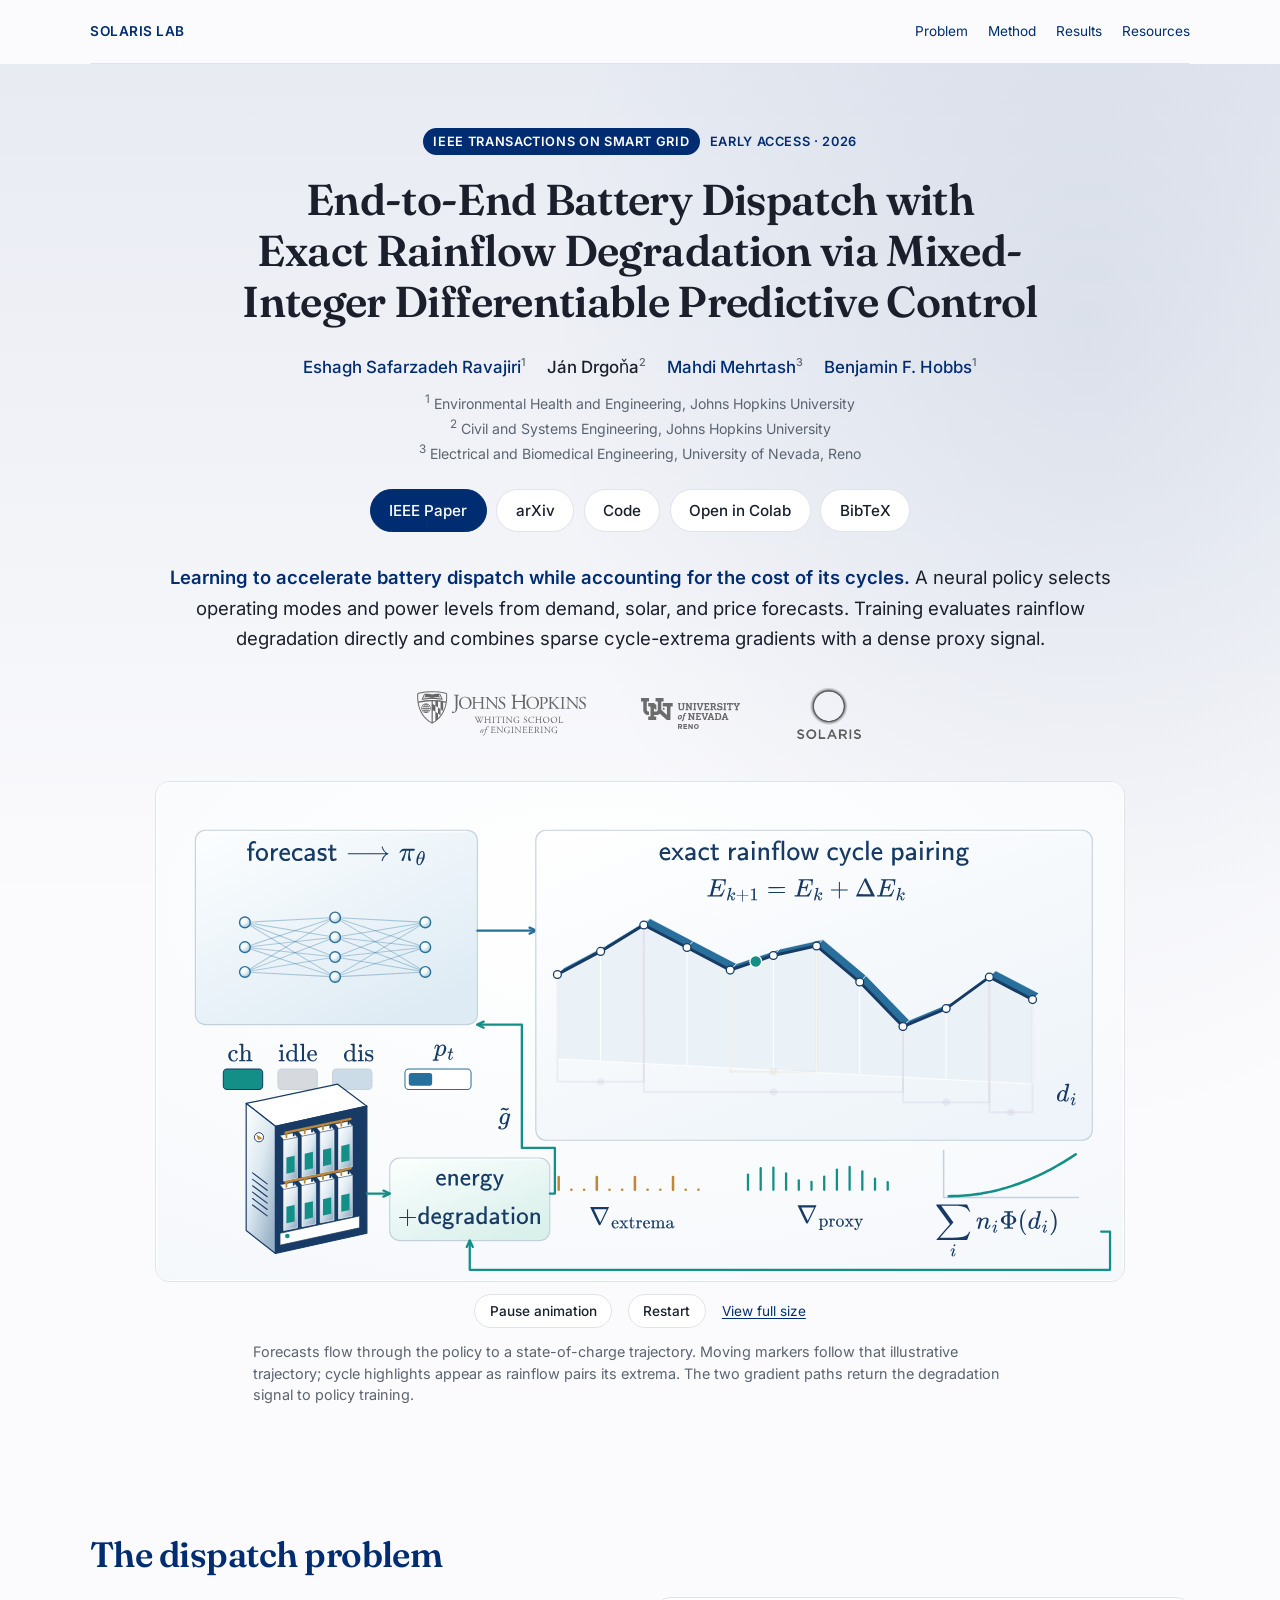
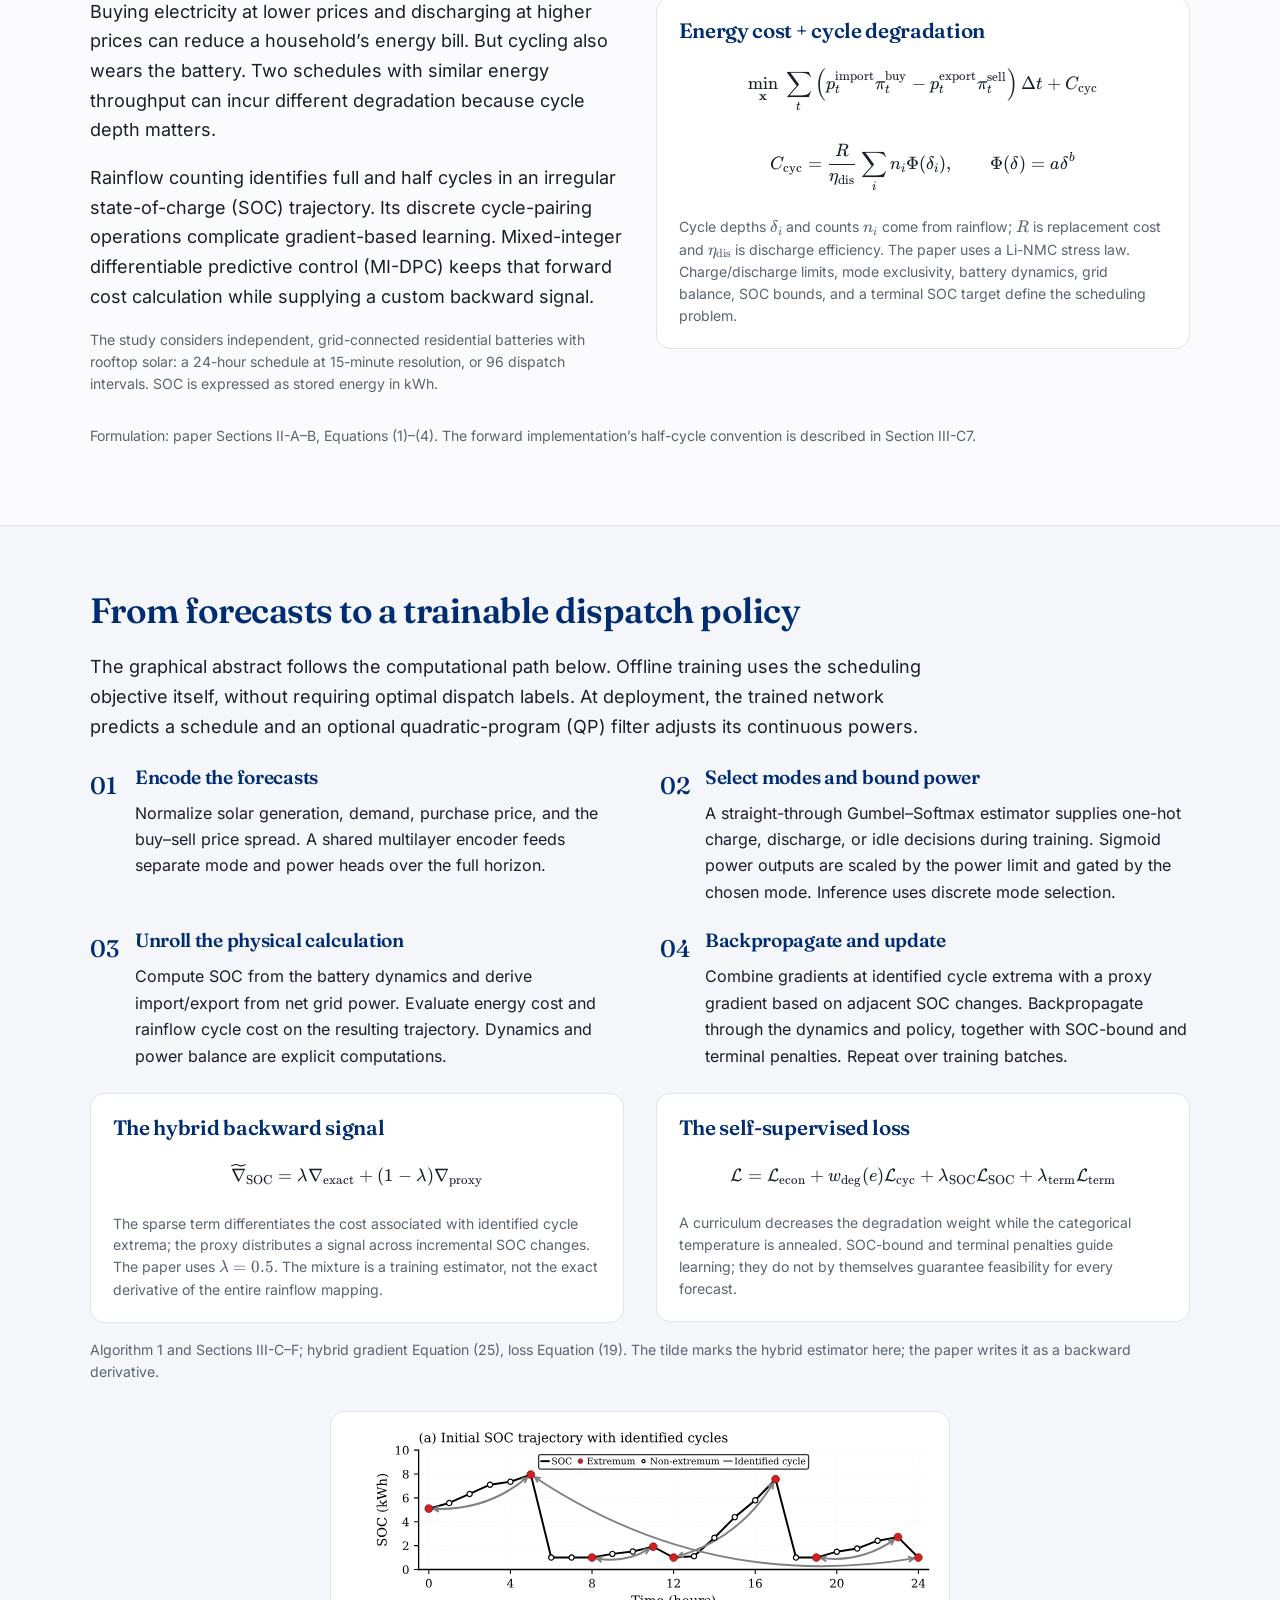
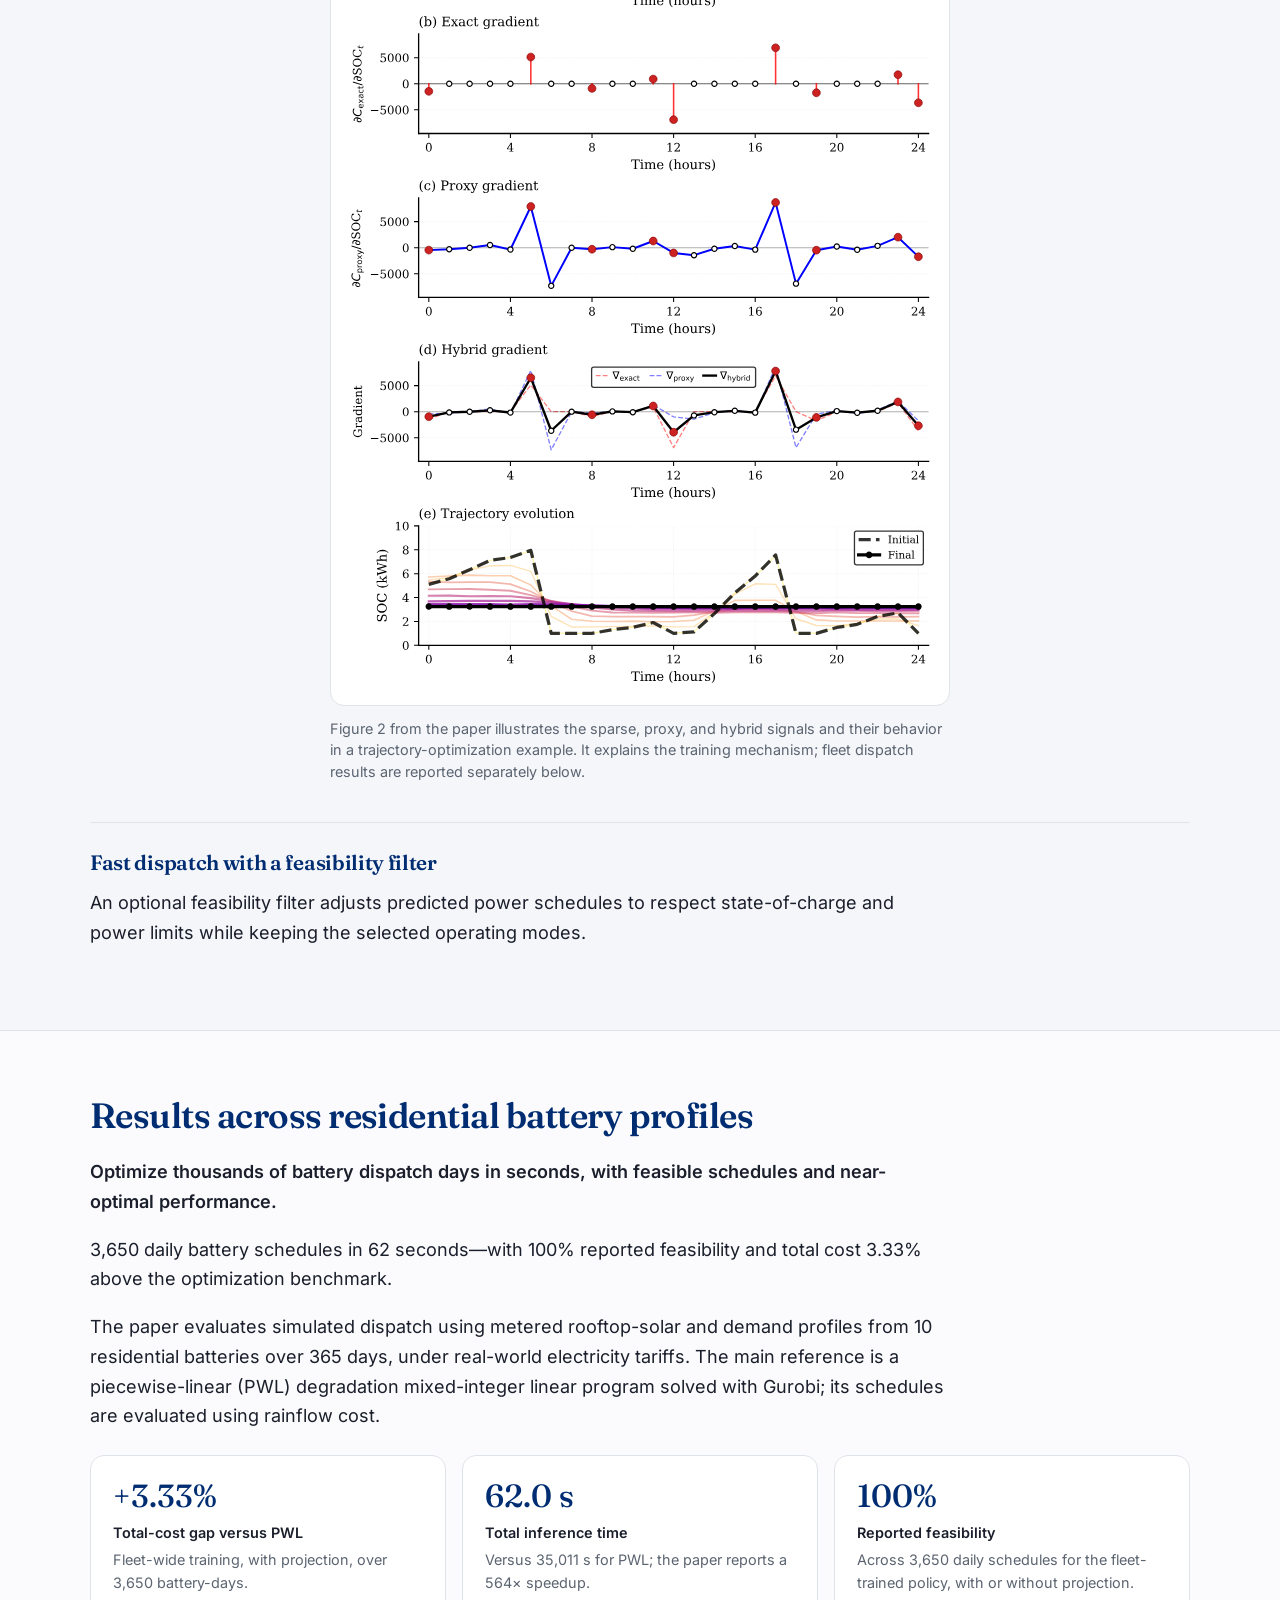
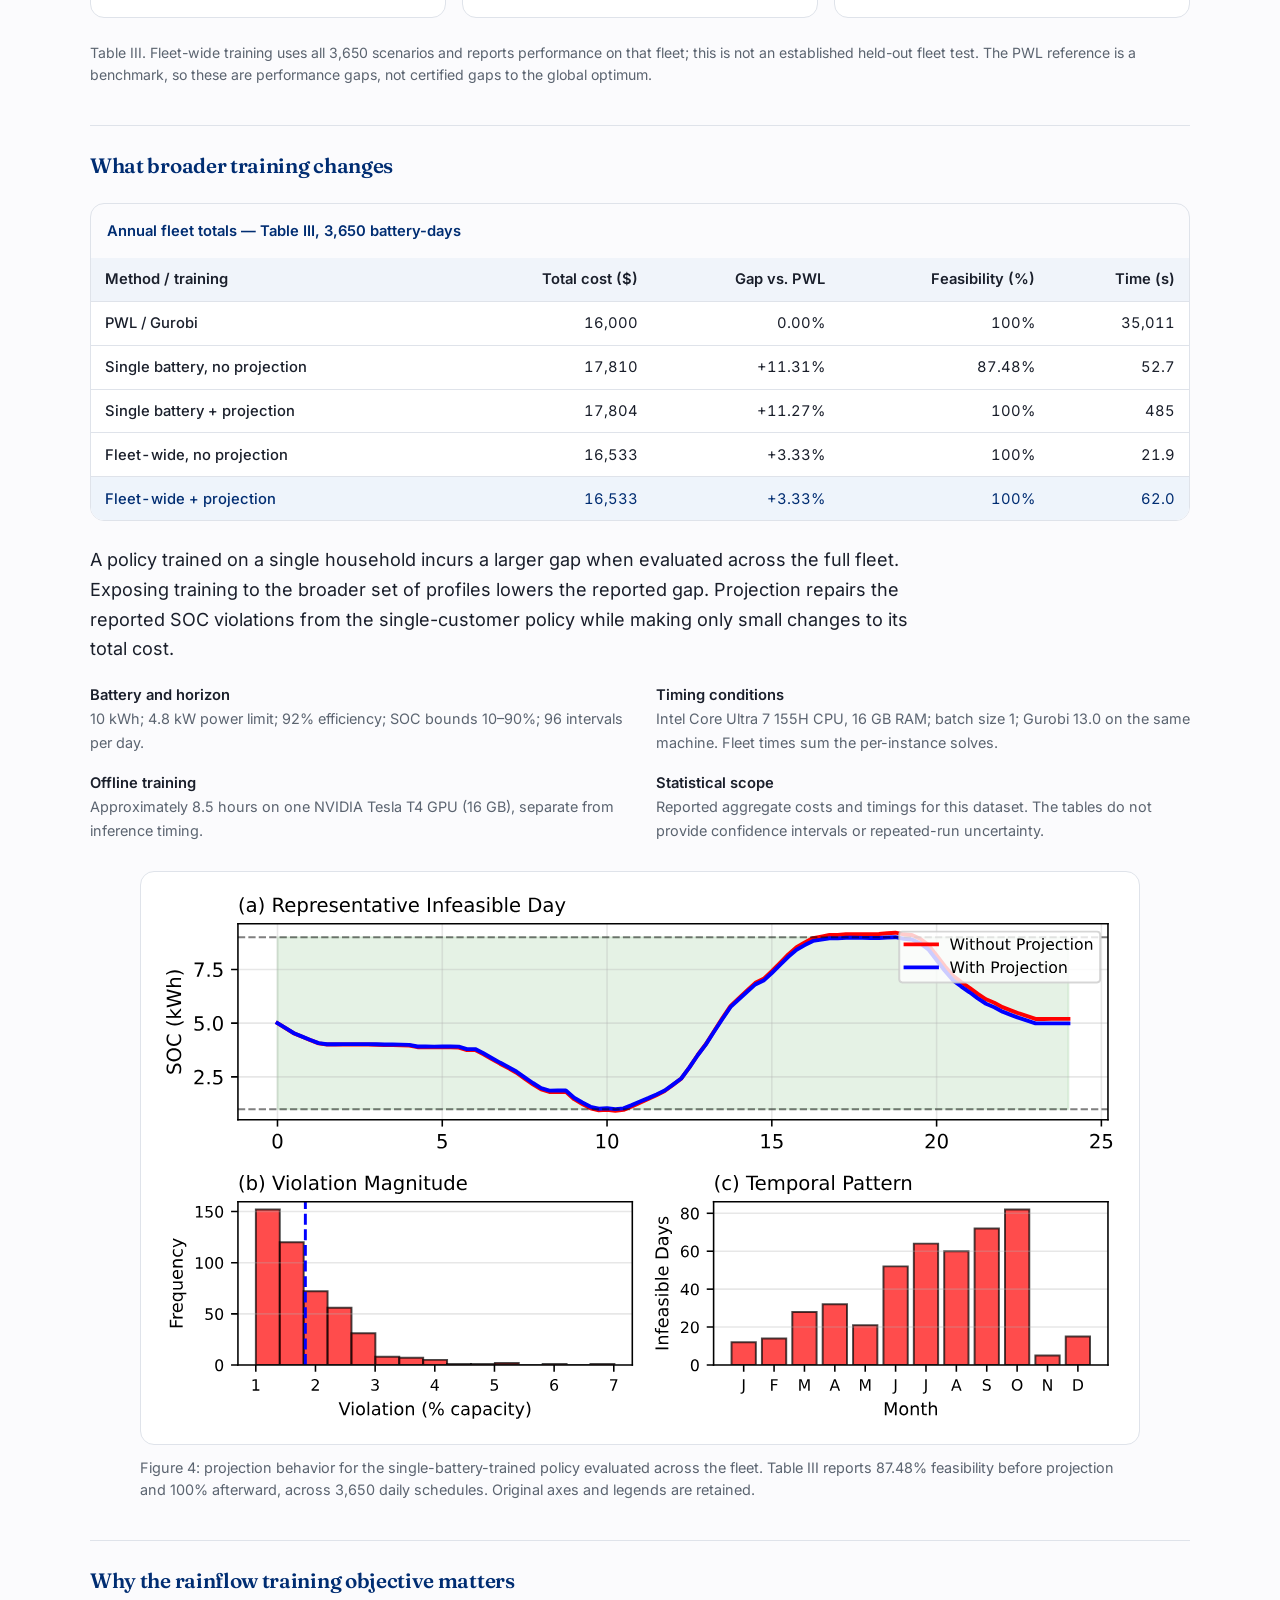
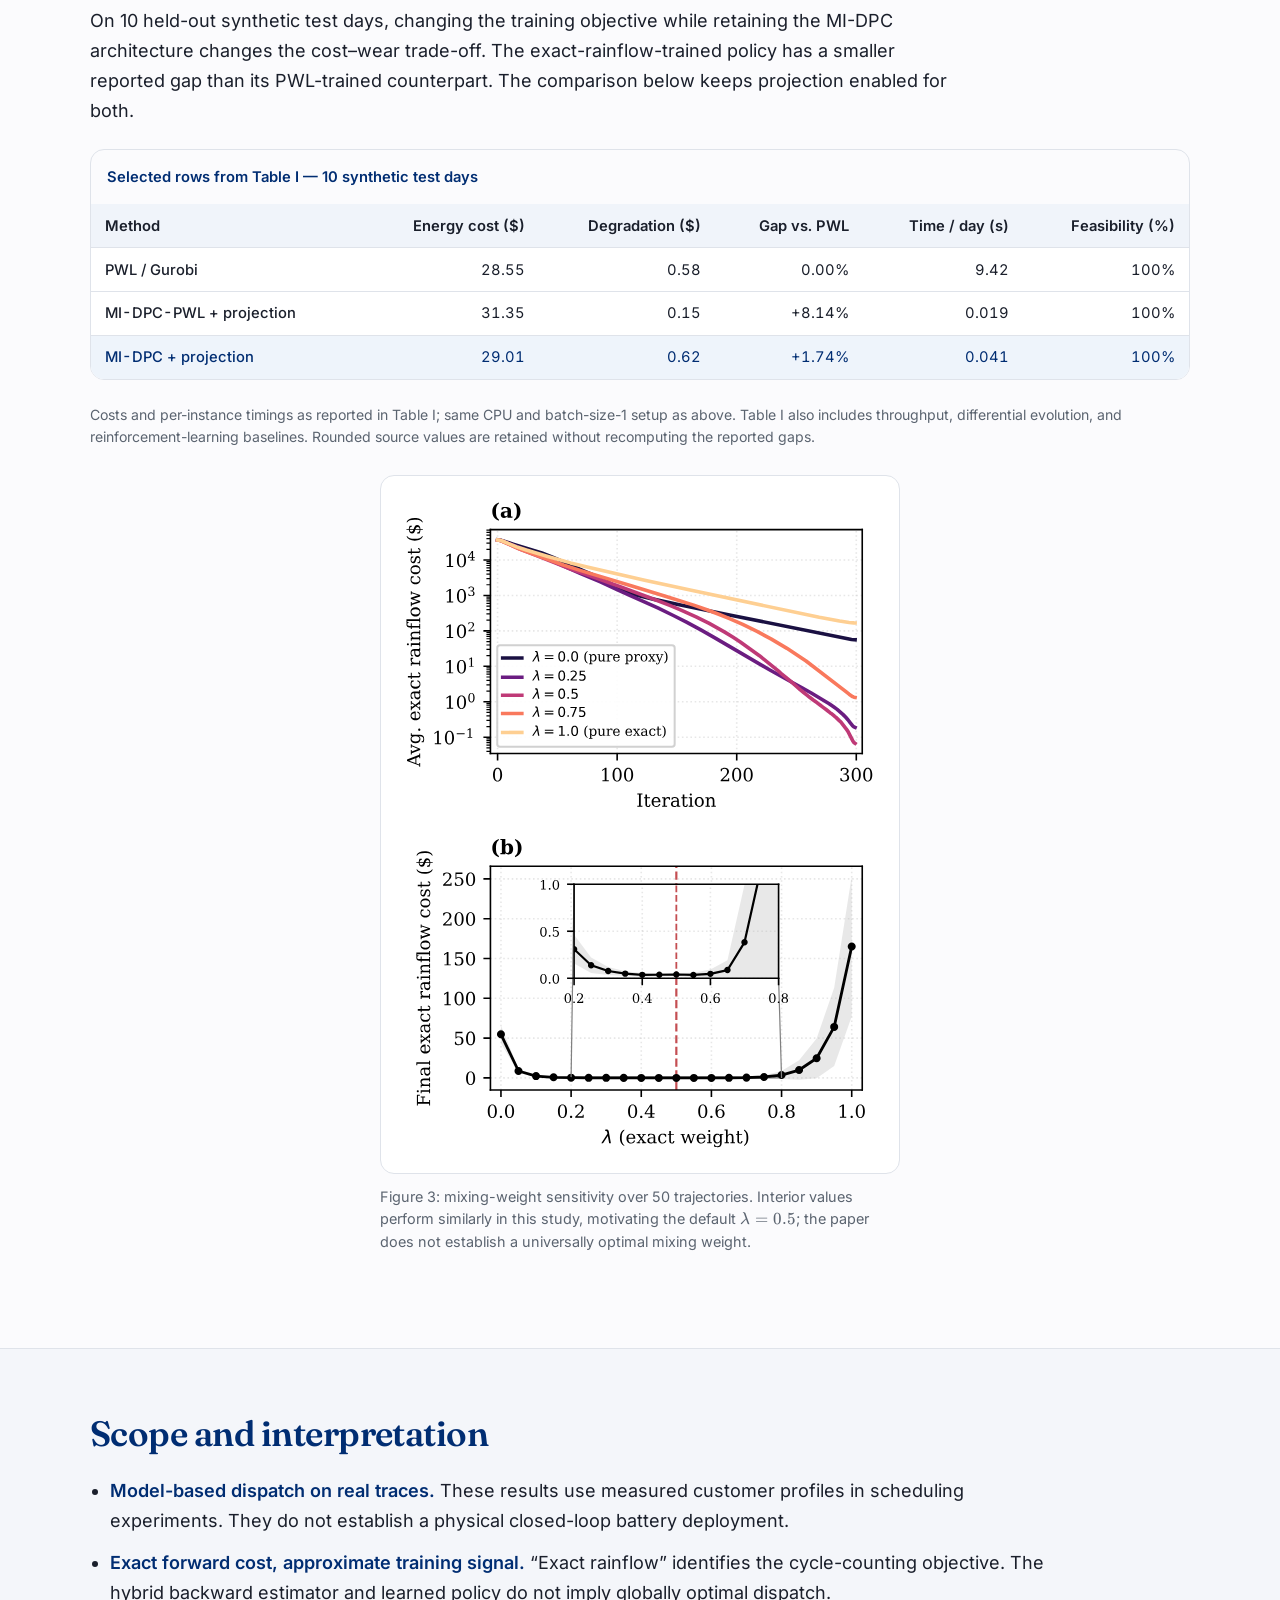
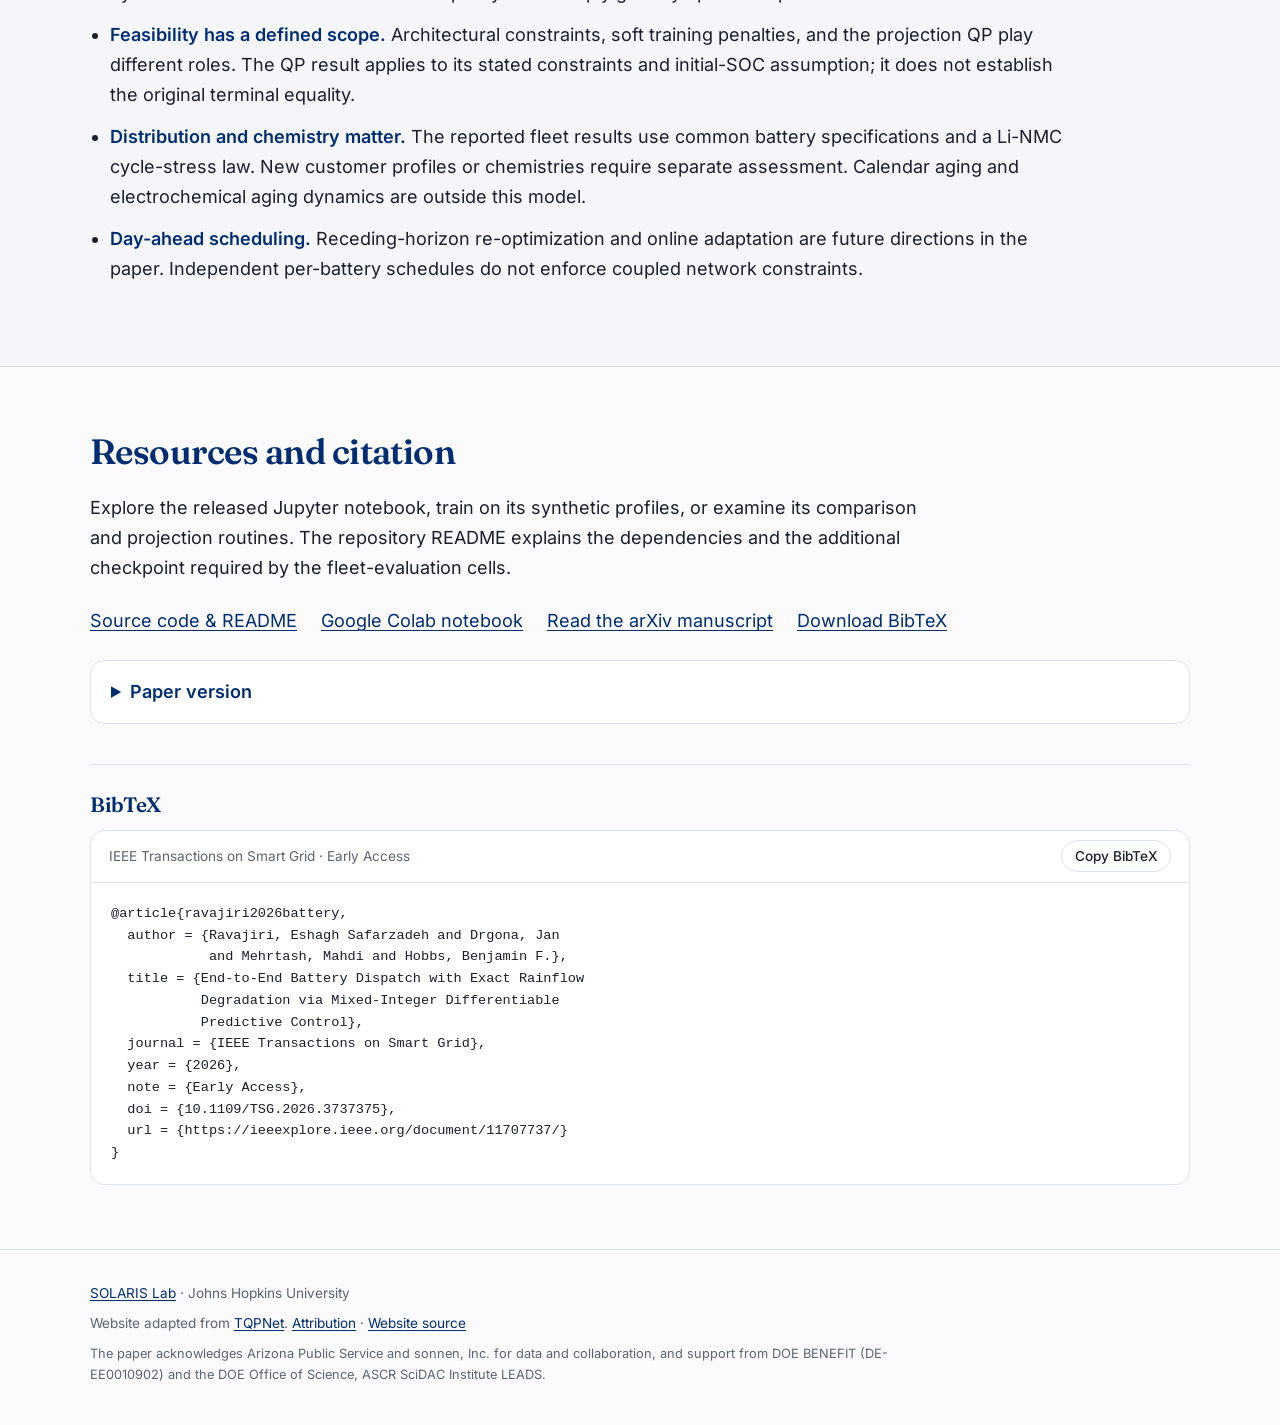
<file: index.html>
<!doctype html>
<html lang="en">
<head>
  <meta charset="utf-8">
  <meta name="viewport" content="width=device-width, initial-scale=1">
  <title>Battery-MI-DPC | End-to-End Battery Dispatch with Exact Rainflow Degradation</title>
  <meta name="description" content="Self-supervised battery dispatch with mixed-integer differentiable predictive control, exact rainflow cost evaluation, hybrid gradients, and an optional feasibility projection.">
  <link rel="canonical" href="https://solaris-jhu.github.io/Battery-MI-DPC/">
  <meta property="og:type" content="website">
  <meta property="og:title" content="Battery-MI-DPC · Degradation-aware battery dispatch">
  <meta property="og:description" content="Learn charge, discharge, and idle schedules with exact rainflow cost evaluation and a hybrid training gradient.">
  <meta property="og:url" content="https://solaris-jhu.github.io/Battery-MI-DPC/">
  <meta property="og:image" content="https://solaris-jhu.github.io/Battery-MI-DPC/static/og.png">
  <meta property="og:image:alt" content="Battery-MI-DPC: mixed-integer battery dispatch with exact rainflow degradation">
  <meta name="twitter:card" content="summary_large_image">
  <meta name="twitter:title" content="Battery-MI-DPC">
  <meta name="twitter:description" content="End-to-end battery dispatch with exact rainflow degradation.">
  <meta name="twitter:image" content="https://solaris-jhu.github.io/Battery-MI-DPC/static/og.png">
  <meta name="citation_title" content="End-to-End Battery Dispatch with Exact Rainflow Degradation via Mixed-Integer Differentiable Predictive Control">
  <meta name="citation_author" content="Ravajiri, Eshagh Safarzadeh">
  <meta name="citation_author" content="Drgona, Jan">
  <meta name="citation_author" content="Mehrtash, Mahdi">
  <meta name="citation_author" content="Hobbs, Benjamin F.">
  <meta name="citation_publication_date" content="2026">
  <meta name="citation_journal_title" content="IEEE Transactions on Smart Grid">
  <meta name="citation_doi" content="10.1109/TSG.2026.3737375">
  <meta name="citation_arxiv_id" content="2609.12968">
  <meta name="citation_abstract_html_url" content="https://ieeexplore.ieee.org/document/11707737">
  <meta name="citation_pdf_url" content="https://arxiv.org/pdf/2609.12968v1">
  <script type="application/ld+json">{"@context":"https://schema.org","@type":"ScholarlyArticle","headline":"End-to-End Battery Dispatch with Exact Rainflow Degradation via Mixed-Integer Differentiable Predictive Control","author":[{"@type":"Person","name":"Eshagh Safarzadeh Ravajiri","affiliation":{"@type":"Organization","name":"Johns Hopkins University"}},{"@type":"Person","name":"Ján Drgoňa","affiliation":{"@type":"Organization","name":"Johns Hopkins University"}},{"@type":"Person","name":"Mahdi Mehrtash","affiliation":{"@type":"Organization","name":"University of Nevada, Reno"}},{"@type":"Person","name":"Benjamin F. Hobbs","affiliation":{"@type":"Organization","name":"Johns Hopkins University"}}],"isPartOf":{"@type":"Periodical","name":"IEEE Transactions on Smart Grid"},"datePublished":"2026","identifier":"10.1109/TSG.2026.3737375","sameAs":["https://doi.org/10.1109/TSG.2026.3737375","https://arxiv.org/abs/2609.12968"],"url":"https://solaris-jhu.github.io/Battery-MI-DPC/","image":"https://solaris-jhu.github.io/Battery-MI-DPC/static/og.png","codeRepository":"https://github.com/SOLARIS-JHU/Battery-MI-DPC"}</script>
  <link rel="icon" type="image/png" href="static/logos/solaris.png">
  <link rel="stylesheet" href="static/fonts/fonts.css">
  <link rel="stylesheet" href="style.css">
  <link rel="stylesheet" href="static/vendor/katex/katex.min.css">
  <script defer src="static/vendor/katex/katex.min.js"></script>
  <script defer src="static/vendor/katex/auto-render.min.js"></script>
  <script defer src="main.js"></script>
</head>
<body>
<a class="skip" href="#main">Skip to content</a>
<nav class="site-nav wrap" aria-label="Project navigation">
  <a class="brand" href="https://solaris-jhu.github.io/solaris-website/">SOLARIS LAB</a>
  <div class="nav-links"><a href="#problem">Problem</a><a href="#method">Method</a><a href="#results">Results</a><a href="#resources">Resources</a></div>
</nav>
<main id="main">
  <section class="hero" aria-labelledby="paper-title">
    <div class="wrap">
      <header class="hero-head">
        <p class="eyebrow"><span class="pill">IEEE Transactions on Smart Grid</span> Early Access · 2026</p>
        <h1 id="paper-title">End-to-End Battery Dispatch with Exact Rainflow Degradation via Mixed-Integer Differentiable Predictive Control</h1>
        <p class="authors">
          <span><a href="https://ai2ai.engineering.jhu.edu/2026-2027-amazon-doctoral-fellows/">Eshagh Safarzadeh Ravajiri</a><sup>1</sup></span>
          <span>Ján Drgoňa<sup>2</sup></span>
          <span><a href="https://www.unr.edu/ebme/people/mahdi-mehrtash">Mahdi Mehrtash</a><sup>3</sup></span>
          <span><a href="https://engineering.jhu.edu/faculty/benjamin-hobbs/">Benjamin F. Hobbs</a><sup>1</sup></span>
        </p>
        <p class="affiliations"><sup>1</sup> Environmental Health and Engineering, Johns Hopkins University<br><sup>2</sup> Civil and Systems Engineering, Johns Hopkins University<br><sup>3</sup> Electrical and Biomedical Engineering, University of Nevada, Reno</p>
        <div class="buttons" aria-label="Paper resources">
          <a class="btn btn-primary" href="https://ieeexplore.ieee.org/document/11707737">IEEE Paper</a>
          <a class="btn" href="https://arxiv.org/abs/2609.12968">arXiv</a>
          <a class="btn" href="https://github.com/SOLARIS-JHU/Battery-MI-DPC">Code</a>
          <a class="btn" href="https://colab.research.google.com/github/SOLARIS-JHU/Battery-MI-DPC/blob/main/Battery-MI-DPC.ipynb">Open in Colab</a>
          <a class="btn" href="#citation">BibTeX</a>
        </div>
      </header>
      <p class="summary"><strong>Learning to accelerate battery dispatch while accounting for the cost of its cycles.</strong> A neural policy selects operating modes and power levels from demand, solar, and price forecasts. Training evaluates rainflow degradation directly and combines sparse cycle-extrema gradients with a dense proxy signal.</p>
      <div class="logos" aria-label="Participating institutions and laboratory">
        <a href="https://engineering.jhu.edu/" aria-label="Johns Hopkins Whiting School of Engineering"><img src="static/logos/jhu-whiting.svg" width="240" height="64" alt="Johns Hopkins Whiting School of Engineering"></a>
        <a href="https://www.unr.edu/" aria-label="University of Nevada, Reno"><img src="static/logos/nevada.svg" width="481" height="190" alt="University of Nevada, Reno"></a>
        <a href="https://solaris-jhu.github.io/solaris-website/" aria-label="SOLARIS Lab"><img class="lab-logo" src="static/logos/solaris.png" width="240" height="199" alt="SOLARIS Lab"></a>
      </div>
      <figure class="graphical-abstract">
        <object id="abstract-animation" data="static/figures/graphical-abstract-animated.svg" type="image/svg+xml" aria-label="Animated graphical abstract: forecasts enter a mode and power policy; battery dynamics produce an energy trajectory; rainflow pairs cycles; extrema and proxy gradients return to training.">
          <img src="static/figures/graphical-abstract.svg" width="760" height="392" alt="Battery policy, SOC dynamics, rainflow cycle pairing, and hybrid gradient feedback.">
        </object>
        <div class="abstract-controls"><button class="btn" id="toggle-animation" type="button" disabled>Pause animation</button><button class="btn" id="restart-animation" type="button" disabled>Restart</button><a href="static/figures/graphical-abstract-animated.svg">View full size</a></div>
        <figcaption>Forecasts flow through the policy to a state-of-charge trajectory. Moving markers follow that illustrative trajectory; cycle highlights appear as rainflow pairs its extrema. The two gradient paths return the degradation signal to policy training.</figcaption>
      </figure>
    </div>
  </section>

  <section id="problem" aria-labelledby="problem-title">
    <div class="wrap">
      <h2 id="problem-title">The dispatch problem</h2>
      <div class="two-col">
        <div class="prose">
          <p>Buying electricity at lower prices and discharging at higher prices can reduce a household’s energy bill. But cycling also wears the battery. Two schedules with similar energy throughput can incur different degradation because cycle depth matters.</p>
          <p>Rainflow counting identifies full and half cycles in an irregular state-of-charge (SOC) trajectory. Its discrete cycle-pairing operations complicate gradient-based learning. Mixed-integer differentiable predictive control (MI-DPC) keeps that forward cost calculation while supplying a custom backward signal.</p>
          <p class="small">The study considers independent, grid-connected residential batteries with rooftop solar: a 24-hour schedule at 15-minute resolution, or 96 dispatch intervals. SOC is expressed as stored energy in kWh.</p>
        </div>
        <div class="equation-card">
          <h3>Energy cost + cycle degradation</h3>
          <div class="math">$$\min_{\mathbf{x}}\;\sum_t\left(p_t^{\mathrm{import}}\pi_t^{\mathrm{buy}}-p_t^{\mathrm{export}}\pi_t^{\mathrm{sell}}\right)\Delta t+C_{\mathrm{cyc}}$$</div>
          <div class="math">$$C_{\mathrm{cyc}}=\frac{R}{\eta_{\mathrm{dis}}}\sum_i n_i\Phi(\delta_i),\qquad\Phi(\delta)=a\delta^b$$</div>
          <p class="small">Cycle depths \(\delta_i\) and counts \(n_i\) come from rainflow; \(R\) is replacement cost and \(\eta_{\mathrm{dis}}\) is discharge efficiency. The paper uses a Li-NMC stress law. Charge/discharge limits, mode exclusivity, battery dynamics, grid balance, SOC bounds, and a terminal SOC target define the scheduling problem.</p>
        </div>
      </div>
      <p class="source">Formulation: paper Sections II-A–B, Equations (1)–(4). The forward implementation’s half-cycle convention is described in Section III-C7.</p>
    </div>
  </section>

  <section class="alt" id="method" aria-labelledby="method-title">
    <div class="wrap">
      <h2 id="method-title">From forecasts to a trainable dispatch policy</h2>
      <p class="prose">The graphical abstract follows the computational path below. Offline training uses the scheduling objective itself, without requiring optimal dispatch labels. At deployment, the trained network predicts a schedule and an optional quadratic-program (QP) filter adjusts its continuous powers.</p>
      <ol class="method-steps">
        <li><h3>Encode the forecasts</h3><p>Normalize solar generation, demand, purchase price, and the buy–sell price spread. A shared multilayer encoder feeds separate mode and power heads over the full horizon.</p></li>
        <li><h3>Select modes and bound power</h3><p>A straight-through Gumbel–Softmax estimator supplies one-hot charge, discharge, or idle decisions during training. Sigmoid power outputs are scaled by the power limit and gated by the chosen mode. Inference uses discrete mode selection.</p></li>
        <li><h3>Unroll the physical calculation</h3><p>Compute SOC from the battery dynamics and derive import/export from net grid power. Evaluate energy cost and rainflow cycle cost on the resulting trajectory. Dynamics and power balance are explicit computations.</p></li>
        <li><h3>Backpropagate and update</h3><p>Combine gradients at identified cycle extrema with a proxy gradient based on adjacent SOC changes. Backpropagate through the dynamics and policy, together with SOC-bound and terminal penalties. Repeat over training batches.</p></li>
      </ol>
      <div class="two-col">
        <div class="equation-card">
          <h3>The hybrid backward signal</h3>
          <div class="math">$$\widetilde{\nabla}_{\mathrm{SOC}}=\lambda\nabla_{\mathrm{exact}}+(1-\lambda)\nabla_{\mathrm{proxy}}$$</div>
          <p class="small">The sparse term differentiates the cost associated with identified cycle extrema; the proxy distributes a signal across incremental SOC changes. The paper uses \(\lambda=0.5\). The mixture is a training estimator, not the exact derivative of the entire rainflow mapping.</p>
        </div>
        <div class="equation-card">
          <h3>The self-supervised loss</h3>
          <div class="math">$$\mathcal L=\mathcal L_{\mathrm{econ}}+w_{\mathrm{deg}}(e)\mathcal L_{\mathrm{cyc}}+\lambda_{\mathrm{SOC}}\mathcal L_{\mathrm{SOC}}+\lambda_{\mathrm{term}}\mathcal L_{\mathrm{term}}$$</div>
          <p class="small">A curriculum decreases the degradation weight while the categorical temperature is annealed. SOC-bound and terminal penalties guide learning; they do not by themselves guarantee feasibility for every forecast.</p>
        </div>
      </div>
      <p class="source">Algorithm 1 and Sections III-C–F; hybrid gradient Equation (25), loss Equation (19). The tilde marks the hybrid estimator here; the paper writes it as a backward derivative.</p>
      <figure class="figure figure-gradient">
        <a href="static/figures/hybrid-gradient.svg"><img src="static/figures/hybrid-gradient.svg" loading="lazy" alt="Paper Figure 2: SOC signal, sparse extrema gradient, dense proxy gradient, their hybrid, and rainflow-cost optimization." width="456" height="667"></a>
        <figcaption>Figure 2 from the paper illustrates the sparse, proxy, and hybrid signals and their behavior in a trajectory-optimization example. It explains the training mechanism; fleet dispatch results are reported separately below.</figcaption>
      </figure>
      <h3 class="subsection">Fast dispatch with a feasibility filter</h3>
      <p class="prose">An optional feasibility filter adjusts predicted power schedules to respect state-of-charge and power limits while keeping the selected operating modes.</p>
    </div>
  </section>

  <section id="results" aria-labelledby="results-title">
    <div class="wrap">
      <h2 id="results-title">Results across residential battery profiles</h2>
      <p class="prose"><strong>Optimize thousands of battery dispatch days in seconds, with feasible schedules and near-optimal performance.</strong></p>
      <p class="prose">3,650 daily battery schedules in 62 seconds—with 100% reported feasibility and total cost 3.33% above the optimization benchmark.</p>
      <p class="prose">The paper evaluates simulated dispatch using metered rooftop-solar and demand profiles from 10 residential batteries over 365 days, under real-world electricity tariffs. The main reference is a piecewise-linear (PWL) degradation mixed-integer linear program solved with Gurobi; its schedules are evaluated using rainflow cost.</p>
      <div class="facts">
        <div class="card"><div class="fact-value">+3.33%</div><p><strong>Total-cost gap versus PWL</strong>Fleet-wide training, with projection, over 3,650 battery-days.</p></div>
        <div class="card"><div class="fact-value">62.0 s</div><p><strong>Total inference time</strong>Versus 35,011 s for PWL; the paper reports a 564× speedup.</p></div>
        <div class="card"><div class="fact-value">100%</div><p><strong>Reported feasibility</strong>Across 3,650 daily schedules for the fleet-trained policy, with or without projection.</p></div>
      </div>
      <p class="small">Table III. Fleet-wide training uses all 3,650 scenarios and reports performance on that fleet; this is not an established held-out fleet test. The PWL reference is a benchmark, so these are performance gaps, not certified gaps to the global optimum.</p>
      <h3 class="subsection">What broader training changes</h3>
      <div class="table-wrap" tabindex="0" role="region" aria-label="Fleet performance comparison, horizontally scrollable">
        <table>
          <caption>Annual fleet totals — Table III, 3,650 battery-days</caption>
          <thead><tr><th scope="col">Method / training</th><th scope="col">Total cost ($)</th><th scope="col">Gap vs. PWL</th><th scope="col">Feasibility (%)</th><th scope="col">Time (s)</th></tr></thead>
          <tbody>
            <tr><th scope="row">PWL / Gurobi</th><td>16,000</td><td>0.00%</td><td>100%</td><td>35,011</td></tr>
            <tr><th scope="row">Single battery, no projection</th><td>17,810</td><td>+11.31%</td><td>87.48%</td><td>52.7</td></tr>
            <tr><th scope="row">Single battery + projection</th><td>17,804</td><td>+11.27%</td><td>100%</td><td>485</td></tr>
            <tr><th scope="row">Fleet-wide, no projection</th><td>16,533</td><td>+3.33%</td><td>100%</td><td>21.9</td></tr>
            <tr class="highlight"><th scope="row">Fleet-wide + projection</th><td>16,533</td><td>+3.33%</td><td>100%</td><td>62.0</td></tr>
          </tbody>
        </table>
      </div>
      <p class="prose">A policy trained on a single household incurs a larger gap when evaluated across the full fleet. Exposing training to the broader set of profiles lowers the reported gap. Projection repairs the reported SOC violations from the single-customer policy while making only small changes to its total cost.</p>
      <dl class="settings">
        <div><dt>Battery and horizon</dt><dd>10 kWh; 4.8 kW power limit; 92% efficiency; SOC bounds 10–90%; 96 intervals per day.</dd></div>
        <div><dt>Timing conditions</dt><dd>Intel Core Ultra 7 155H CPU, 16 GB RAM; batch size 1; Gurobi 13.0 on the same machine. Fleet times sum the per-instance solves.</dd></div>
        <div><dt>Offline training</dt><dd>Approximately 8.5 hours on one NVIDIA Tesla T4 GPU (16 GB), separate from inference timing.</dd></div>
        <div><dt>Statistical scope</dt><dd>Reported aggregate costs and timings for this dataset. The tables do not provide confidence intervals or repeated-run uncertainty.</dd></div>
      </dl>
      <figure class="figure figure-wide">
        <a href="static/figures/feasibility-projection.svg"><img src="static/figures/feasibility-projection.svg" loading="lazy" alt="Paper Figure 4: a summer-day SOC trajectory before and after projection, distribution of violations, and temporal pattern of violations." width="497" height="280"></a>
        <figcaption>Figure 4: projection behavior for the single-battery-trained policy evaluated across the fleet. Table III reports 87.48% feasibility before projection and 100% afterward, across 3,650 daily schedules. Original axes and legends are retained.</figcaption>
      </figure>
      <h3 class="subsection">Why the rainflow training objective matters</h3>
      <p class="prose">On 10 held-out synthetic test days, changing the training objective while retaining the MI-DPC architecture changes the cost–wear trade-off. The exact-rainflow-trained policy has a smaller reported gap than its PWL-trained counterpart. The comparison below keeps projection enabled for both.</p>
      <div class="table-wrap" tabindex="0" role="region" aria-label="Synthetic comparison, horizontally scrollable">
        <table>
          <caption>Selected rows from Table I — 10 synthetic test days</caption>
          <thead><tr><th scope="col">Method</th><th scope="col">Energy cost ($)</th><th scope="col">Degradation ($)</th><th scope="col">Gap vs. PWL</th><th scope="col">Time / day (s)</th><th scope="col">Feasibility (%)</th></tr></thead>
          <tbody>
            <tr><th scope="row">PWL / Gurobi</th><td>28.55</td><td>0.58</td><td>0.00%</td><td>9.42</td><td>100%</td></tr>
            <tr><th scope="row">MI-DPC-PWL + projection</th><td>31.35</td><td>0.15</td><td>+8.14%</td><td>0.019</td><td>100%</td></tr>
            <tr class="highlight"><th scope="row">MI-DPC + projection</th><td>29.01</td><td>0.62</td><td>+1.74%</td><td>0.041</td><td>100%</td></tr>
          </tbody>
        </table>
      </div>
      <p class="small">Costs and per-instance timings as reported in Table I; same CPU and batch-size-1 setup as above. Table I also includes throughput, differential evolution, and reinforcement-learning baselines. Rounded source values are retained without recomputing the reported gaps.</p>
      <figure class="figure figure-sensitivity">
        <a href="static/figures/lambda-sensitivity.svg"><img src="static/figures/lambda-sensitivity.svg" loading="lazy" alt="Paper Figure 3: rainflow-cost convergence and final cost versus the hybrid mixing weight lambda over 50 trajectories." width="247" height="336"></a>
        <figcaption>Figure 3: mixing-weight sensitivity over 50 trajectories. Interior values perform similarly in this study, motivating the default \(\lambda=0.5\); the paper does not establish a universally optimal mixing weight.</figcaption>
      </figure>
    </div>
  </section>

  <section class="alt" id="scope" aria-labelledby="scope-title">
    <div class="wrap">
      <h2 id="scope-title">Scope and interpretation</h2>
      <ul class="scope-list">
        <li><strong>Model-based dispatch on real traces.</strong> These results use measured customer profiles in scheduling experiments. They do not establish a physical closed-loop battery deployment.</li>
        <li><strong>Exact forward cost, approximate training signal.</strong> “Exact rainflow” identifies the cycle-counting objective. The hybrid backward estimator and learned policy do not imply globally optimal dispatch.</li>
        <li><strong>Feasibility has a defined scope.</strong> Architectural constraints, soft training penalties, and the projection QP play different roles. The QP result applies to its stated constraints and initial-SOC assumption; it does not establish the original terminal equality.</li>
        <li><strong>Distribution and chemistry matter.</strong> The reported fleet results use common battery specifications and a Li-NMC cycle-stress law. New customer profiles or chemistries require separate assessment. Calendar aging and electrochemical aging dynamics are outside this model.</li>
        <li><strong>Day-ahead scheduling.</strong> Receding-horizon re-optimization and online adaptation are future directions in the paper. Independent per-battery schedules do not enforce coupled network constraints.</li>
      </ul>
    </div>
  </section>

  <section id="resources" aria-labelledby="resources-title">
    <div class="wrap">
      <h2 id="resources-title">Resources and citation</h2>
      <p class="prose">Explore the released Jupyter notebook, train on its synthetic profiles, or examine its comparison and projection routines. The repository README explains the dependencies and the additional checkpoint required by the fleet-evaluation cells.</p>
      <div class="resource-links"><a href="https://github.com/SOLARIS-JHU/Battery-MI-DPC">Source code &amp; README</a><a href="https://colab.research.google.com/github/SOLARIS-JHU/Battery-MI-DPC/blob/main/Battery-MI-DPC.ipynb">Google Colab notebook</a><a href="https://arxiv.org/html/2609.12968v1">Read the arXiv manuscript</a><a href="citation.bib" download>Download BibTeX</a></div>
      <details>
        <summary>Paper version</summary>
        <p>The publication record is <em>IEEE Transactions on Smart Grid</em>, Early Access, 2026, DOI <a href="https://doi.org/10.1109/TSG.2026.3737375">10.1109/TSG.2026.3737375</a>. The scientific descriptions, equations, figures, and results on this page follow <a href="https://arxiv.org/abs/2609.12968v1">arXiv:2609.12968v1</a>. The IEEE full text was inaccessible during preparation, so differences from the version of record could not be checked.</p>
      </details>
      <h3 class="subsection" id="citation">BibTeX</h3>
      <div class="bibtex-box">
        <div class="bibtex-toolbar"><span>IEEE Transactions on Smart Grid · Early Access</span><button class="btn" id="copy-bibtex" type="button">Copy BibTeX</button></div>
        <pre><code id="bibtex">@article{ravajiri2026battery,
  author = {Ravajiri, Eshagh Safarzadeh and Drgona, Jan
            and Mehrtash, Mahdi and Hobbs, Benjamin F.},
  title = {End-to-End Battery Dispatch with Exact Rainflow
           Degradation via Mixed-Integer Differentiable
           Predictive Control},
  journal = {IEEE Transactions on Smart Grid},
  year = {2026},
  note = {Early Access},
  doi = {10.1109/TSG.2026.3737375},
  url = {https://ieeexplore.ieee.org/document/11707737/}
}</code></pre>
        <p id="copy-status" class="small" role="status" aria-live="polite"></p>
      </div>
    </div>
  </section>
</main>
<footer>
  <div class="wrap">
    <p><a href="https://solaris-jhu.github.io/solaris-website/">SOLARIS Lab</a> · Johns Hopkins University</p>
    <p>Website adapted from <a href="https://solaris-jhu.github.io/TQPNet/">TQPNet</a>. <a href="NOTICE">Attribution</a> · <a href="https://github.com/SOLARIS-JHU/Battery-MI-DPC/tree/main/website">Website source</a></p>
    <p class="funding">The paper acknowledges Arizona Public Service and sonnen, Inc. for data and collaboration, and support from DOE BENEFIT (DE-EE0010902) and the DOE Office of Science, ASCR SciDAC Institute LEADS.</p>
  </div>
</footer>
</body>
</html>
</file>
<file: static/fonts/fonts.css>
@font-face {
  font-family: 'Fraunces';
  font-style: normal;
  font-weight: 500;
  font-display: swap;
  src: url(fraunces-latin.woff2) format('woff2');
  unicode-range: U+0000-00FF, U+0131, U+0152-0153, U+02BB-02BC, U+02C6, U+02DA, U+02DC, U+0304, U+0308, U+0329, U+2000-206F, U+20AC, U+2122, U+2191, U+2193, U+2212, U+2215, U+FEFF, U+FFFD;
}

@font-face {
  font-family: 'Fraunces';
  font-style: normal;
  font-weight: 600;
  font-display: swap;
  src: url(fraunces-latin.woff2) format('woff2');
  unicode-range: U+0000-00FF, U+0131, U+0152-0153, U+02BB-02BC, U+02C6, U+02DA, U+02DC, U+0304, U+0308, U+0329, U+2000-206F, U+20AC, U+2122, U+2191, U+2193, U+2212, U+2215, U+FEFF, U+FFFD;
}

@font-face {
  font-family: 'Inter';
  font-style: normal;
  font-weight: 400;
  font-display: swap;
  src: url(inter-latin.woff2) format('woff2');
  unicode-range: U+0000-00FF, U+0131, U+0152-0153, U+02BB-02BC, U+02C6, U+02DA, U+02DC, U+0304, U+0308, U+0329, U+2000-206F, U+20AC, U+2122, U+2191, U+2193, U+2212, U+2215, U+FEFF, U+FFFD;
}

@font-face {
  font-family: 'Inter';
  font-style: normal;
  font-weight: 500;
  font-display: swap;
  src: url(inter-latin.woff2) format('woff2');
  unicode-range: U+0000-00FF, U+0131, U+0152-0153, U+02BB-02BC, U+02C6, U+02DA, U+02DC, U+0304, U+0308, U+0329, U+2000-206F, U+20AC, U+2122, U+2191, U+2193, U+2212, U+2215, U+FEFF, U+FFFD;
}

@font-face {
  font-family: 'Inter';
  font-style: normal;
  font-weight: 600;
  font-display: swap;
  src: url(inter-latin.woff2) format('woff2');
  unicode-range: U+0000-00FF, U+0131, U+0152-0153, U+02BB-02BC, U+02C6, U+02DA, U+02DC, U+0304, U+0308, U+0329, U+2000-206F, U+20AC, U+2122, U+2191, U+2193, U+2212, U+2215, U+FEFF, U+FFFD;
}
</file>
<file: style.css>
/* Adapted from SOLARIS-JHU/TQPNet (Apache-2.0). See NOTICE. */
:root{--bg:#fbfbfd;--fg:#1a1f2b;--muted:#5b6470;--accent:#002d72;--accent-soft:rgba(0,45,114,.08);--card:#fff;--border:#dfe3ea;--radius:14px;--font-body:Inter,system-ui,-apple-system,"Segoe UI",sans-serif;--font-display:Fraunces,Georgia,serif;color-scheme:light}
*,*::before,*::after{box-sizing:border-box}html{scroll-behavior:smooth;scroll-padding-top:1.5rem}body{margin:0;background:var(--bg);color:var(--fg);font-family:var(--font-body);font-size:1.125rem;line-height:1.65;-webkit-font-smoothing:antialiased}img,svg{display:block;max-width:100%;height:auto}a{color:var(--accent);text-underline-offset:.18em;text-decoration-thickness:1px}a:hover{text-decoration-thickness:2px}a:focus-visible,button:focus-visible,summary:focus-visible,[tabindex]:focus-visible{outline:3px solid #2979bd;outline-offset:4px}h1,h2,h3{font-family:var(--font-display);font-weight:600;line-height:1.18;letter-spacing:-.015em;margin:0 0 .6em}h1{font-size:clamp(1.9rem,3.7vw,2.7rem);text-wrap:balance}h2{font-size:clamp(1.6rem,2.8vw,2.2rem);color:var(--accent)}h3{font-size:1.3rem;color:var(--accent)}p{margin:0 0 1em}.wrap{width:min(100% - 2.5rem,1100px);margin-inline:auto}.prose{max-width:78ch}.skip{position:absolute;left:-999px;top:0;z-index:10;background:var(--accent);color:#fff;padding:.6rem 1rem}.skip:focus{left:1rem;top:1rem}section{padding-block:clamp(2.5rem,5vw,4rem)}.alt{background:#f4f6fa;border-block:1px solid var(--border)}
.site-nav{display:flex;align-items:center;justify-content:space-between;gap:1rem;min-height:64px;border-bottom:1px solid var(--border);font-size:.85rem}.site-nav a{text-decoration:none}.site-nav .brand{font-weight:600;letter-spacing:.04em}.nav-links{display:flex;flex-wrap:wrap;gap:1.25rem}.hero{background:radial-gradient(60% 80% at 85% 20%,var(--accent-soft),transparent 70%),linear-gradient(180deg,var(--accent-soft),transparent 60%);padding-top:clamp(2.5rem,5vw,4rem)}.hero-head{text-align:center}.eyebrow{font-size:.8rem;font-weight:600;color:var(--accent);letter-spacing:.05em;text-transform:uppercase;margin-bottom:1.2rem}.pill{display:inline-block;padding:.2rem .65rem;border-radius:999px;background:var(--accent);color:#fff;margin-right:.4rem}.authors{display:flex;flex-wrap:wrap;justify-content:center;gap:.35rem 1.3rem;font-size:1.05rem;font-weight:500;margin:1.4rem 0 .5rem}.authors a{text-decoration:none}.authors sup{font-size:.65em;color:var(--muted)}.affiliations{font-size:.88rem;color:var(--muted);line-height:1.6}.affiliations a{color:inherit}.buttons{display:flex;flex-wrap:wrap;gap:.6rem;justify-content:center;margin:1.5rem 0}.btn{display:inline-flex;align-items:center;justify-content:center;padding:.6rem 1.15rem;border-radius:999px;border:1px solid var(--border);background:var(--card);color:var(--fg);font:500 .95rem/1.4 var(--font-body);text-decoration:none;cursor:pointer}.btn:hover{border-color:var(--accent);color:var(--accent);text-decoration:none}.btn-primary{background:var(--accent);border-color:var(--accent);color:#fff}.btn-primary:hover{color:#fff;filter:brightness(1.1)}.btn:disabled{cursor:default;opacity:.6}.summary{font-size:1.15rem;max-width:80ch;margin:1.9rem auto 0;text-align:center}.summary strong{color:var(--accent)}.logos{display:flex;flex-wrap:wrap;align-items:center;justify-content:center;gap:1.5rem 3rem;margin-top:2rem}.logos img{height:45px;width:auto;max-width:220px;filter:grayscale(1) opacity(.7);transition:filter .2s}.logos a:hover img,.logos a:focus-visible img{filter:none}.logos .lab-logo{height:56px}.graphical-abstract{margin:2.5rem auto 0;max-width:970px}.graphical-abstract object{display:block;width:100%;aspect-ratio:760/392;border:1px solid var(--border);border-radius:var(--radius);background:#fff}.abstract-controls{display:flex;flex-wrap:wrap;justify-content:center;align-items:center;gap:.6rem 1rem;margin-top:.8rem;font-size:.85rem}.abstract-controls .btn{padding:.4rem .9rem;font-size:.85rem}.small,.source{font-size:.88rem;line-height:1.55;color:var(--muted)}.source{margin-top:1rem}.graphical-abstract figcaption{max-width:86ch;margin:.8rem auto 0}.two-col{display:grid;grid-template-columns:minmax(0,1fr) minmax(0,1fr);gap:2rem;align-items:start}.card,.equation-card{background:var(--card);border:1px solid var(--border);border-radius:var(--radius);padding:1.35rem}.math{overflow-x:auto;overflow-y:hidden;margin:1rem 0;font-size:.95rem}.math .katex-display{margin:.5rem 0}.equation-card p:last-child{margin-bottom:0}.method-steps{counter-reset:step;list-style:none;padding:0;margin:1.5rem 0;display:grid;grid-template-columns:1fr 1fr;gap:1.5rem 2.5rem}.method-steps li{counter-increment:step;position:relative;padding-left:2.8rem}.method-steps li::before{content:counter(step,decimal-leading-zero);position:absolute;left:0;top:0;color:var(--accent);font-family:var(--font-display);font-size:1.5rem}.method-steps h3{font-size:1.2rem}.method-steps p{font-size:1rem;margin-bottom:0}.subsection{margin-top:2.5rem;padding-top:1.75rem;border-top:1px solid var(--border)}.figure{margin:1.75rem auto 2rem}.figure img{width:100%;height:auto;background:#fff;border:1px solid var(--border);border-radius:var(--radius);padding:.7rem}.figure-wide{max-width:1000px}.figure-medium{max-width:850px}figcaption{font-size:.9rem;color:var(--muted);line-height:1.5;margin-top:.75rem}.facts{display:grid;grid-template-columns:repeat(3,minmax(0,1fr));gap:1rem;margin:1.5rem 0}.fact-value{font-family:var(--font-display);font-size:2rem;color:var(--accent);line-height:1.15;margin-bottom:.4rem}.facts p{font-size:.9rem;margin:0;color:var(--muted)}.facts strong{display:block;color:var(--fg);margin-bottom:.2rem}.table-wrap{overflow-x:auto;border:1px solid var(--border);border-radius:var(--radius);margin:1.5rem 0}table{border-collapse:collapse;width:100%;font-size:.92rem;line-height:1.5;background:#fff}caption{text-align:left;font-weight:600;padding:1rem;color:var(--accent)}th,td{padding:.65rem .9rem;border-bottom:1px solid var(--border);text-align:right;white-space:nowrap;font-variant-numeric:tabular-nums}thead th{background:#f0f4fa}th:first-child,td:first-child{text-align:left}tbody th{font-weight:500}tbody tr:last-child>*{border-bottom:0}.highlight{background:#eef4fb;color:var(--accent)}.settings{display:grid;grid-template-columns:1fr 1fr;gap:1rem 2rem;margin:1.2rem 0}.settings dt{font-size:.92rem;font-weight:600}.settings dd{margin:0;color:var(--muted);font-size:.9rem}.scope-list{padding-left:1.25rem;max-width:90ch}.scope-list li{margin-bottom:.8rem}.scope-list strong{color:var(--accent)}details{border:1px solid var(--border);border-radius:var(--radius);padding:1rem 1.25rem;margin-top:1.2rem;background:#fff}summary{font-weight:600;color:var(--accent);cursor:pointer}details p{margin-top:1rem;font-size:.95rem}details p:last-child{margin-bottom:0}.resource-links{display:flex;flex-wrap:wrap;gap:.75rem 1.5rem;margin:1.5rem 0}.bibtex-box{border:1px solid var(--border);border-radius:var(--radius);overflow:hidden;background:#fff}.bibtex-toolbar{display:flex;align-items:center;justify-content:space-between;gap:1rem;padding:.6rem 1.1rem;border-bottom:1px solid var(--border);font-size:.85rem;color:var(--muted)}.bibtex-toolbar .btn{padding:.35rem .8rem;font-size:.85rem}pre{margin:0;padding:1.25rem;overflow:auto;font-size:.85rem;line-height:1.6}code{font-family:ui-monospace,SFMono-Regular,Consolas,monospace}#copy-status:empty{display:none}#copy-status{padding:0 1rem}footer{border-top:1px solid var(--border);padding-block:2rem;font-size:.85rem;color:var(--muted)}footer p{margin-bottom:.5rem}.funding{font-size:.8rem;max-width:105ch}
@media(max-width:900px){.two-col{grid-template-columns:1fr}.method-steps{gap:1.5rem}.facts{gap:.75rem}.logos{gap:1.5rem 2rem}.nav-links{gap:.8rem}.figure img{padding:.4rem}}
@media(max-width:600px){body{font-size:1rem}.wrap{width:calc(100% - 2rem)}.site-nav{align-items:flex-start;padding-block:1rem;flex-direction:column;gap:.6rem}.nav-links{font-size:.8rem;gap:.8rem}.hero{padding-top:2rem}.eyebrow{font-size:.7rem}.authors{font-size:.96rem;gap:.4rem .8rem}.affiliations{font-size:.8rem}.summary{font-size:1.05rem}.btn{font-size:.88rem;padding:.5rem .9rem}.logos{gap:1.2rem}.logos img{height:33px;max-width:160px}.logos .lab-logo{height:42px}.graphical-abstract{margin-top:1.8rem}.method-steps,.settings,.facts{grid-template-columns:1fr}.facts .card{padding:1rem 1.2rem}.fact-value{font-size:1.8rem}.math{font-size:.8rem}table{font-size:.83rem}pre{font-size:.75rem}.figure img{padding:.25rem}.card,.equation-card{padding:1.1rem}.pill{margin-bottom:.4rem}.graphical-abstract figcaption{font-size:.82rem}section{padding-block:2.5rem}}
@media(prefers-reduced-motion:reduce){html{scroll-behavior:auto}*{transition:none!important;animation:none!important}}
.figure-gradient{max-width:620px}.figure-sensitivity{max-width:520px}
</file>
